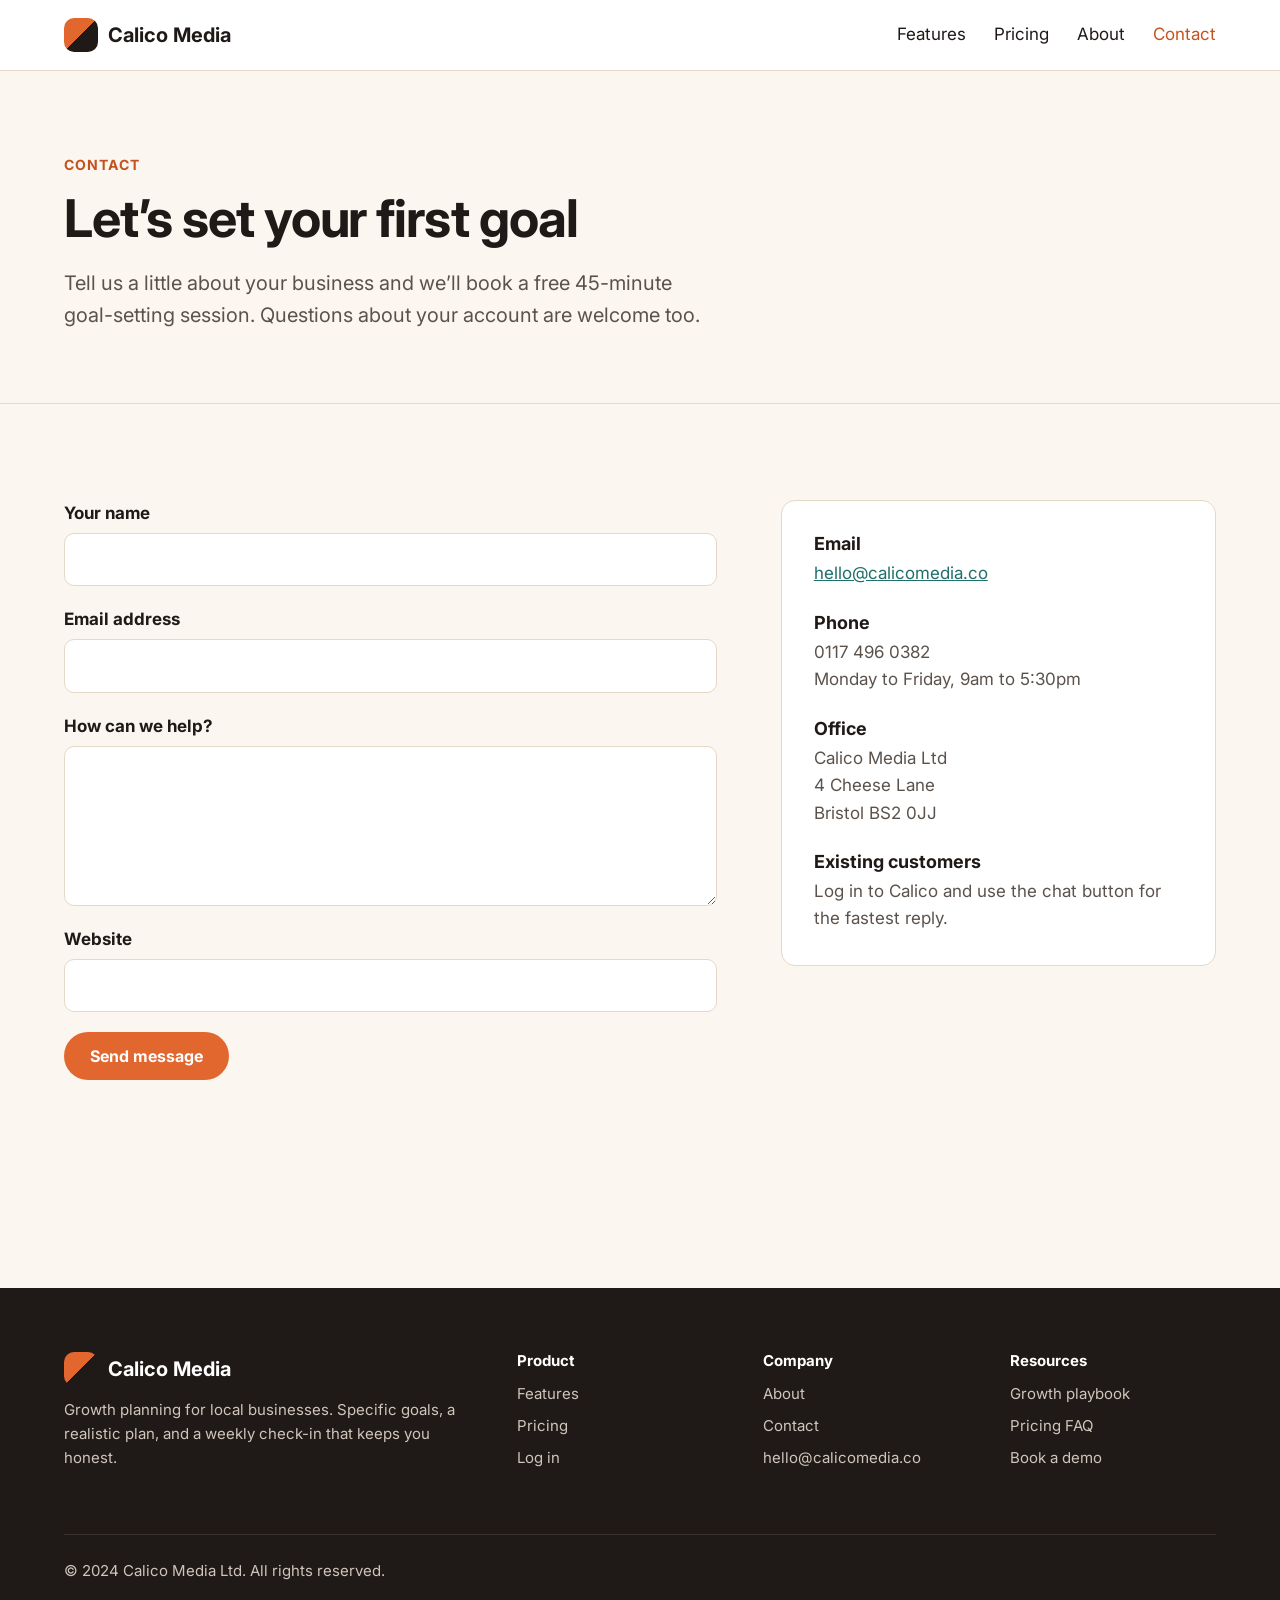
<file: public/contact.html>
<!DOCTYPE html>
<html lang="en">
<head>
  <meta charset="utf-8">
  <meta name="viewport" content="width=device-width, initial-scale=1">
  <title>Contact | Calico Media</title>
  <meta name="description" content="Book a demo or ask us a question. We reply within one business day.">
  <link rel="preconnect" href="https://fonts.googleapis.com">
  <link rel="preconnect" href="https://fonts.gstatic.com" crossorigin>
  <link href="https://fonts.googleapis.com/css2?family=Inter:wght@100;200;300;400;500;600;700;800;900&display=swap" rel="stylesheet">
  <link rel="stylesheet" href="css/styles.css">
</head>
<body>
  <header class="site-header">
    <div class="container">
      <a class="logo" href="index.html"><span class="logo-mark"></span>Calico Media</a>
      <nav aria-label="Main">
        <ul class="nav-links">
          <li><a href="features.html">Features</a></li>
          <li><a href="pricing.html">Pricing</a></li>
          <li><a href="about.html">About</a></li>
          <li><a href="contact.html" aria-current="page">Contact</a></li>
        </ul>
      </nav>
    </div>
  </header>

  <main>
    <section class="page-header">
      <div class="container">
        <span class="eyebrow">Contact</span>
        <h1>Let&rsquo;s set your first goal</h1>
        <p class="lead">Tell us a little about your business and we&rsquo;ll book a free 45-minute goal-setting session. Questions about your account are welcome too.</p>
      </div>
    </section>

    <section class="section">
      <div class="container contact-layout">
        <form class="contact-form" id="contact-form" action="/contact" method="post">
          <label for="name">Your name</label>
          <input type="text" id="name" name="name" required>

          <label for="email">Email address</label>
          <input type="email" id="email" name="email" required>

          <label for="message">How can we help?</label>
          <textarea id="message" name="message" required></textarea>

          <!-- Honeypot field -->
          <div class="form-honeypot" aria-hidden="true">
            <label for="contact-website">Website</label>
            <input
              type="text"
              id="contact-website"
              name="website"
              tabindex="-1"
              autocomplete="off"
            >
          </div>
          
          <button class="btn" type="submit">Send message</button>
          <p class="form-status" id="form-status" role="status"></p>
        </form>

        <aside class="contact-aside">
          <h3>Email</h3>
          <p><a href="mailto:hello@calicomedia.co">hello@calicomedia.co</a></p>
          <h3>Phone</h3>
          <p>0117 496 0382<br>Monday to Friday, 9am to 5:30pm</p>
          <h3>Office</h3>
          <p>Calico Media Ltd<br>4 Cheese Lane<br>Bristol BS2 0JJ</p>
          <h3>Existing customers</h3>
          <p>Log in to Calico and use the chat button for the fastest reply.</p>
        </aside>
      </div>
    </section>
  </main>

  <footer class="site-footer">
    <div class="container">
      <div class="footer-grid">
        <div>
          <a class="logo" href="index.html"><span class="logo-mark"></span>Calico Media</a>
          <p>Growth planning for local businesses. Specific goals, a realistic plan, and a weekly check-in that keeps you honest.</p>
        </div>
        <div>
          <h4>Product</h4>
          <ul>
            <li><a href="features.html">Features</a></li>
            <li><a href="pricing.html">Pricing</a></li>
            <li><a href="https://app.calicomedia.co/login">Log in</a></li>
          </ul>
        </div>
        <div>
          <h4>Company</h4>
          <ul>
            <li><a href="about.html">About</a></li>
            <li><a href="contact.html">Contact</a></li>
            <li><a href="mailto:hello@calicomedia.co">hello@calicomedia.co</a></li>
          </ul>
        </div>
        <div>
          <h4>Resources</h4>
          <ul>
            <li><a href="index.html#playbook">Growth playbook</a></li>
            <li><a href="pricing.html#faq">Pricing FAQ</a></li>
            <li><a href="contact.html">Book a demo</a></li>
          </ul>
        </div>
      </div>
      <div class="footer-bottom">
        <p>&copy; 2024 Calico Media Ltd. All rights reserved.</p>
      </div>
    </div>
  </footer>
  <script src="js/contact.js"></script>
</body>
</html>
</file>
<file: public/css/styles.css>
/* Calico Media marketing site */

:root {
  --ink: #1f1a17;
  --ink-soft: #5b524c;
  --cream: #fbf6ef;
  --sand: #f1e7da;
  --white: #ffffff;
  --orange: #e2672f;
  --orange-dark: #c4521f;
  --teal: #1f6f6b;
  --line: #e4d8c8;
  --radius: 14px;
}

*,
*::before,
*::after {
  box-sizing: border-box;
}

body {
  margin: 0;
  font-family: 'Inter', -apple-system, BlinkMacSystemFont, 'Segoe UI', sans-serif;
  font-weight: 400;
  font-size: 17px;
  line-height: 1.6;
  color: var(--ink);
  background: var(--cream);
}

h1,
h2,
h3,
h4 {
  font-weight: 700;
  line-height: 1.2;
  margin: 0 0 16px;
}

h1 {
  font-size: 52px;
  letter-spacing: -0.02em;
}

h2 {
  font-size: 38px;
  letter-spacing: -0.01em;
}

h3 {
  font-size: 22px;
}

p {
  margin: 0 0 16px;
}

a {
  color: var(--teal);
}

img {
  max-width: 100%;
}

.container {
  max-width: 1200px;
  margin: 0 auto;
  padding: 0 24px;
}

.section {
  padding: 96px 0;
}

.section--sand {
  background: var(--sand);
}

.eyebrow {
  display: inline-block;
  font-size: 14px;
  font-weight: 700;
  letter-spacing: 0.08em;
  text-transform: uppercase;
  color: var(--orange-dark);
  margin-bottom: 12px;
}

.lead {
  font-size: 20px;
  color: var(--ink-soft);
  max-width: 640px;
}

.section-intro {
  max-width: 680px;
  margin-bottom: 48px;
}

.btn {
  display: inline-block;
  padding: 14px 26px;
  border-radius: 999px;
  background: var(--orange);
  color: var(--white);
  font-weight: 700;
  text-decoration: none;
  border: 0;
  font-size: 16px;
  font-family: inherit;
  cursor: pointer;
}

.btn:hover {
  background: var(--orange-dark);
}

.btn--ghost {
  background: transparent;
  color: inherit;
  box-shadow: inset 0 0 0 2px currentColor;
}

.btn--ghost:hover {
  background: rgba(255, 255, 255, 0.1);
}

/* Header */

.site-header {
  background: var(--white);
  border-bottom: 1px solid var(--line);
}

.site-header .container {
  display: flex;
  flex-wrap: wrap;
  align-items: center;
  justify-content: space-between;
  gap: 12px 32px;
  padding-top: 18px;
  padding-bottom: 18px;
}

.logo {
  display: flex;
  align-items: center;
  gap: 10px;
  flex-shrink: 0;
  font-size: 20px;
  font-weight: 700;
  color: var(--ink);
  text-decoration: none;
}

.logo-mark {
  width: 34px;
  height: 34px;
  border-radius: 10px;
  background: linear-gradient(135deg, var(--orange) 0%, var(--orange) 50%, var(--ink) 50%, var(--ink) 100%);
}

.nav-links {
  display: flex;
  flex-wrap: wrap;
  align-items: center;
  gap: 8px 28px;
  list-style: none;
  margin: 0;
  padding: 0;
}

.nav-links a {
  color: var(--ink);
  text-decoration: none;
}

.nav-links a:hover,
.nav-links a[aria-current='page'] {
  color: var(--orange-dark);
}

.site-header--home {
  background: var(--ink);
  border-bottom: 0;
}

.site-header--home .logo,
.site-header--home .nav-links a {
  color: var(--white);
}

.site-header--home .logo-mark {
  background: linear-gradient(135deg, var(--orange) 0%, var(--orange) 50%, var(--white) 50%, var(--white) 100%);
}

.site-header--home .container {
  flex-wrap: nowrap;
}

.site-header--home nav {
  min-width: 0;
}

.site-header--home .nav-links {
  flex-wrap: nowrap;
  gap: 0;
}

.site-header--home .nav-links li {
  min-width: 0;
}

.site-header--home .nav-links a {
  display: block;
  padding: 0 14px;
  white-space: nowrap;
}

.site-header--home .nav-links li:last-child {
  flex-shrink: 0;
}

.site-header--home .nav-links .btn {
  margin-left: 12px;
  padding: 10px 20px;
}

/* Home hero */

.hero {
  background: var(--ink);
  color: var(--white);
  padding: 56px 0 88px;
}

.hero-inner {
  display: flex;
  align-items: center;
  gap: 56px;
}

.hero-text {
  flex: 1;
}

.hero-text .lead {
  color: #d9cfc5;
}

.hero-actions {
  display: flex;
  flex-wrap: wrap;
  gap: 12px;
  margin-top: 32px;
}

.hero-media {
  width: 600px;
  flex-shrink: 0;
}

.hero-image {
  width: 100%;
  aspect-ratio: 4 / 3;
  object-fit: cover;
  border-radius: var(--radius);
  display: block;
}

/* Trust strip */

.trust {
  padding: 40px 0;
  border-bottom: 1px solid var(--line);
  text-align: center;
}

.trust p {
  color: var(--ink-soft);
  font-size: 15px;
}

.trust-list {
  display: flex;
  flex-wrap: wrap;
  justify-content: center;
  gap: 12px 40px;
  list-style: none;
  margin: 0;
  padding: 0;
  font-weight: 700;
  font-size: 18px;
  color: #8a7d72;
}

/* Steps */

.steps {
  display: grid;
  grid-template-columns: repeat(auto-fit, minmax(240px, 1fr));
  gap: 24px;
}

.step {
  background: var(--white);
  border: 1px solid var(--line);
  border-radius: var(--radius);
  padding: 32px;
}

.step-number {
  display: inline-flex;
  align-items: center;
  justify-content: center;
  width: 40px;
  height: 40px;
  border-radius: 50%;
  background: var(--sand);
  color: var(--orange-dark);
  font-weight: 700;
  margin-bottom: 16px;
}

/* Check list */

.check-list {
  list-style: none;
  margin: 24px 0 0;
  padding: 0;
}

.check-list li {
  position: relative;
  padding-left: 32px;
  margin-bottom: 14px;
}

.check-list li::before {
  content: '';
  position: absolute;
  left: 0;
  top: 6px;
  width: 16px;
  height: 16px;
  border-radius: 50%;
  background: var(--teal);
  box-shadow: inset 0 0 0 4px #cfe6e4;
}

/* FAQ */

.faq {
  max-width: 820px;
}

.faq details {
  border-top: 1px solid var(--line);
  padding: 20px 0;
}

.faq details:last-child {
  border-bottom: 1px solid var(--line);
}

.faq summary {
  font-weight: 700;
  font-size: 19px;
  cursor: pointer;
}

.faq details p {
  margin-top: 12px;
  color: var(--ink-soft);
}

/* Feature rows */

.feature-row {
  display: grid;
  grid-template-columns: 1fr 1fr;
  gap: 64px;
  align-items: center;
  margin-bottom: 96px;
}

.feature-row:last-child {
  margin-bottom: 0;
}

.feature-row--reverse .feature-media {
  order: 2;
}

.feature-media img {
  display: block;
  width: 100%;
  aspect-ratio: 4 / 3;
  object-fit: cover;
  border-radius: var(--radius);
}

/* Playbook */

.playbook-grid {
  display: grid;
  grid-template-columns: repeat(3, 1fr);
  gap: 28px;
}

/* Card grid */

.card-grid {
  display: grid;
  grid-template-columns: repeat(3, 1fr);
  gap: 28px;
}

.card {
  background: var(--white);
  border: 1px solid var(--line);
  border-radius: var(--radius);
  overflow: hidden;
}

.card img {
  display: block;
  width: 100%;
  aspect-ratio: 16 / 10;
  object-fit: cover;
}

.card-body {
  padding: 24px 28px 28px;
}

.card-body p {
  color: var(--ink-soft);
}

.card-tag {
  font-size: 13px;
  font-weight: 700;
  text-transform: uppercase;
  letter-spacing: 0.06em;
  color: var(--teal);
}

.icon-dot {
  width: 44px;
  height: 44px;
  border-radius: 12px;
  background: var(--sand);
  margin-bottom: 18px;
  position: relative;
}

.icon-dot::after {
  content: '';
  position: absolute;
  inset: 13px;
  border-radius: 50%;
  background: var(--orange);
}

/* CTA band */

.cta-band {
  background: var(--ink);
  color: var(--white);
  border-radius: 24px;
  overflow: hidden;
}

.cta-band img {
  display: block;
  width: 100%;
  aspect-ratio: 21 / 8;
  object-fit: cover;
}

.cta-body {
  padding: 48px;
  display: flex;
  flex-wrap: wrap;
  align-items: center;
  justify-content: space-between;
  gap: 24px;
}

.cta-body h2 {
  margin: 0;
  max-width: 620px;
}

/* Page header (inner pages) */

.page-header {
  padding: 80px 0 56px;
  border-bottom: 1px solid var(--line);
}

/* Pricing */

.pricing-grid {
  display: grid;
  grid-template-columns: repeat(auto-fit, minmax(260px, 1fr));
  gap: 24px;
  align-items: stretch;
}

.pricing-card {
  background: var(--white);
  border: 1px solid var(--line);
  border-radius: var(--radius);
  padding: 36px 32px;
  display: flex;
  flex-direction: column;
}

.pricing-card--featured {
  border: 2px solid var(--orange);
  box-shadow: 0 24px 48px rgba(226, 103, 47, 0.14);
}

.plan-badge {
  align-self: flex-start;
  font-size: 13px;
  font-weight: 700;
  background: var(--orange);
  color: var(--white);
  border-radius: 999px;
  padding: 4px 12px;
  margin-bottom: 16px;
}

.price {
  font-size: 48px;
  font-weight: 700;
  margin: 8px 0 4px;
}

.price small {
  font-size: 17px;
  font-weight: 400;
  color: var(--ink-soft);
}

.pricing-card .check-list {
  flex: 1;
  margin-bottom: 28px;
}

.pricing-card .btn {
  text-align: center;
}

.pricing-note {
  margin-top: 32px;
  color: var(--ink-soft);
  font-size: 15px;
}

/* About */

.stats {
  display: grid;
  grid-template-columns: repeat(auto-fit, minmax(160px, 1fr));
  gap: 16px;
}

.stat {
  background: var(--white);
  border: 1px solid var(--line);
  border-radius: var(--radius);
  padding: 28px 20px;
}

.stat-number {
  display: block;
  font-size: 48px;
  font-weight: 700;
  color: var(--orange-dark);
}

.stat-label {
  display: block;
  font-size: 15px;
  color: var(--ink-soft);
}

.prose {
  max-width: 720px;
}

.team-grid {
  display: grid;
  grid-template-columns: repeat(auto-fit, minmax(220px, 1fr));
  gap: 24px;
}

.person {
  background: var(--white);
  border: 1px solid var(--line);
  border-radius: var(--radius);
  padding: 28px;
}

.avatar {
  width: 56px;
  height: 56px;
  border-radius: 50%;
  background: var(--sand);
  color: var(--orange-dark);
  display: flex;
  align-items: center;
  justify-content: center;
  font-weight: 700;
  margin-bottom: 16px;
}

.person p {
  color: var(--ink-soft);
  font-size: 15px;
  margin: 0;
}

/* Contact */

.contact-layout {
  display: grid;
  grid-template-columns: 3fr 2fr;
  gap: 64px;
}

.contact-form label {
  display: block;
  font-weight: 700;
  margin-bottom: 6px;
}

.contact-form input,
.contact-form textarea {
  display: block;
  width: 100%;
  font: inherit;
  padding: 12px 14px;
  border: 1px solid var(--line);
  border-radius: 10px;
  background: var(--white);
  margin-bottom: 20px;
}

.contact-form textarea {
  min-height: 160px;
  resize: vertical;
}

.form-status {
  margin-top: 16px;
  font-weight: 700;
}

.form-status--success {
  color: var(--teal);
}

.form-status--error {
  color: #b3261e;
}

.contact-aside {
  background: var(--white);
  border: 1px solid var(--line);
  border-radius: var(--radius);
  padding: 32px;
  align-self: start;
}

.contact-aside h3 {
  font-size: 18px;
  margin-top: 24px;
  margin-bottom: 6px;
}

.contact-aside h3:first-child {
  margin-top: 0;
}

.contact-aside p {
  color: var(--ink-soft);
  margin: 0;
}

/* Footer */

.site-footer {
  background: var(--ink);
  color: #cfc5bb;
  padding: 64px 0 32px;
  margin-top: 96px;
  font-size: 15px;
}

.footer-grid {
  display: grid;
  grid-template-columns: 2fr 1fr 1fr 1fr;
  gap: 40px;
}

.site-footer h4 {
  color: var(--white);
  font-size: 15px;
  margin-bottom: 12px;
}

.site-footer ul {
  list-style: none;
  margin: 0;
  padding: 0;
}

.site-footer li {
  margin-bottom: 8px;
}

.site-footer a {
  color: #cfc5bb;
  text-decoration: none;
}

.site-footer a:hover {
  color: var(--white);
}

.site-footer .logo {
  color: var(--white);
  margin-bottom: 12px;
}

.footer-bottom {
  border-top: 1px solid #3a322d;
  margin-top: 48px;
  padding-top: 24px;
}

/* Tablet navigation responsive fix */
@media (max-width: 1050px) and (min-width: 769px) {
  .site-header--home .container {
    flex-wrap: wrap;
    justify-content: center;
  }

  .site-header--home nav {
    width: 100%;
  }

  .site-header--home .nav-links {
    flex-wrap: wrap;
    justify-content: center;
    gap: 8px 12px;
  }

  .site-header--home .nav-links a {
    padding: 6px 8px;
    white-space: normal;
  }

  .site-header--home .nav-links .btn {
    margin-left: 0;
  }
}

/* Fix homepage hero image sizing on tablets */
@media (min-width: 769px) and (max-width: 1100px) {
  .hero-inner {
    gap: 32px;
  }

  .hero-text {
    flex: 1 1 0;
    min-width: 0;
  }

  .hero-media {
    width: auto;
    flex: 1 1 0;
    min-width: 0;
  }

  .hero-text h1 {
    font-size: 40px;
  }
}

@media (max-width: 768px) {
  h1 {
    font-size: 40px;
  }

  h2 {
    font-size: 30px;
  }

  .section {
    padding: 64px 0;
  }

  .feature-row {
    grid-template-columns: 1fr;
    gap: 32px;
    margin-bottom: 64px;
  }

  .feature-row--reverse .feature-media {
    order: 0;
  }

  .card-grid {
    grid-template-columns: repeat(2, 1fr);
  }

  .contact-layout {
    grid-template-columns: 1fr;
    gap: 40px;
  }

  .footer-grid {
    grid-template-columns: 1fr 1fr;
  }
  
  /* Homepage hero responsive layout */
  .hero-inner {
    flex-direction: column;
    align-items: stretch;
    gap: 32px;
  }

  .hero-media {
    width: 100%;
    flex-shrink: 1;
    order: -1;
  }

  .hero-text {
    width: 100%;
    min-width: 0;
  }
  
  /* Homepage navigation responsive layout */
  .site-header--home .container {
    flex-wrap: wrap;
  }

  .site-header--home nav {
    width: 100%;
  }

  .site-header--home .nav-links {
    flex-wrap: wrap;
    justify-content: center;
    gap: 8px 12px;
  }

  .site-header--home .nav-links a {
    padding: 6px 8px;
    white-space: normal;
  }

  .site-header--home .nav-links .btn {
    margin-left: 0;
  }
  
  .playbook-grid {
    grid-template-columns: 1fr;
  }
}

@media (max-width: 480px) {
  h1 {
    font-size: 34px;
  }

  .card-grid {
    grid-template-columns: 1fr;
  }

  .cta-body {
    padding: 32px 24px;
  }

  .footer-grid {
    grid-template-columns: 1fr;
  }
}
</file>
